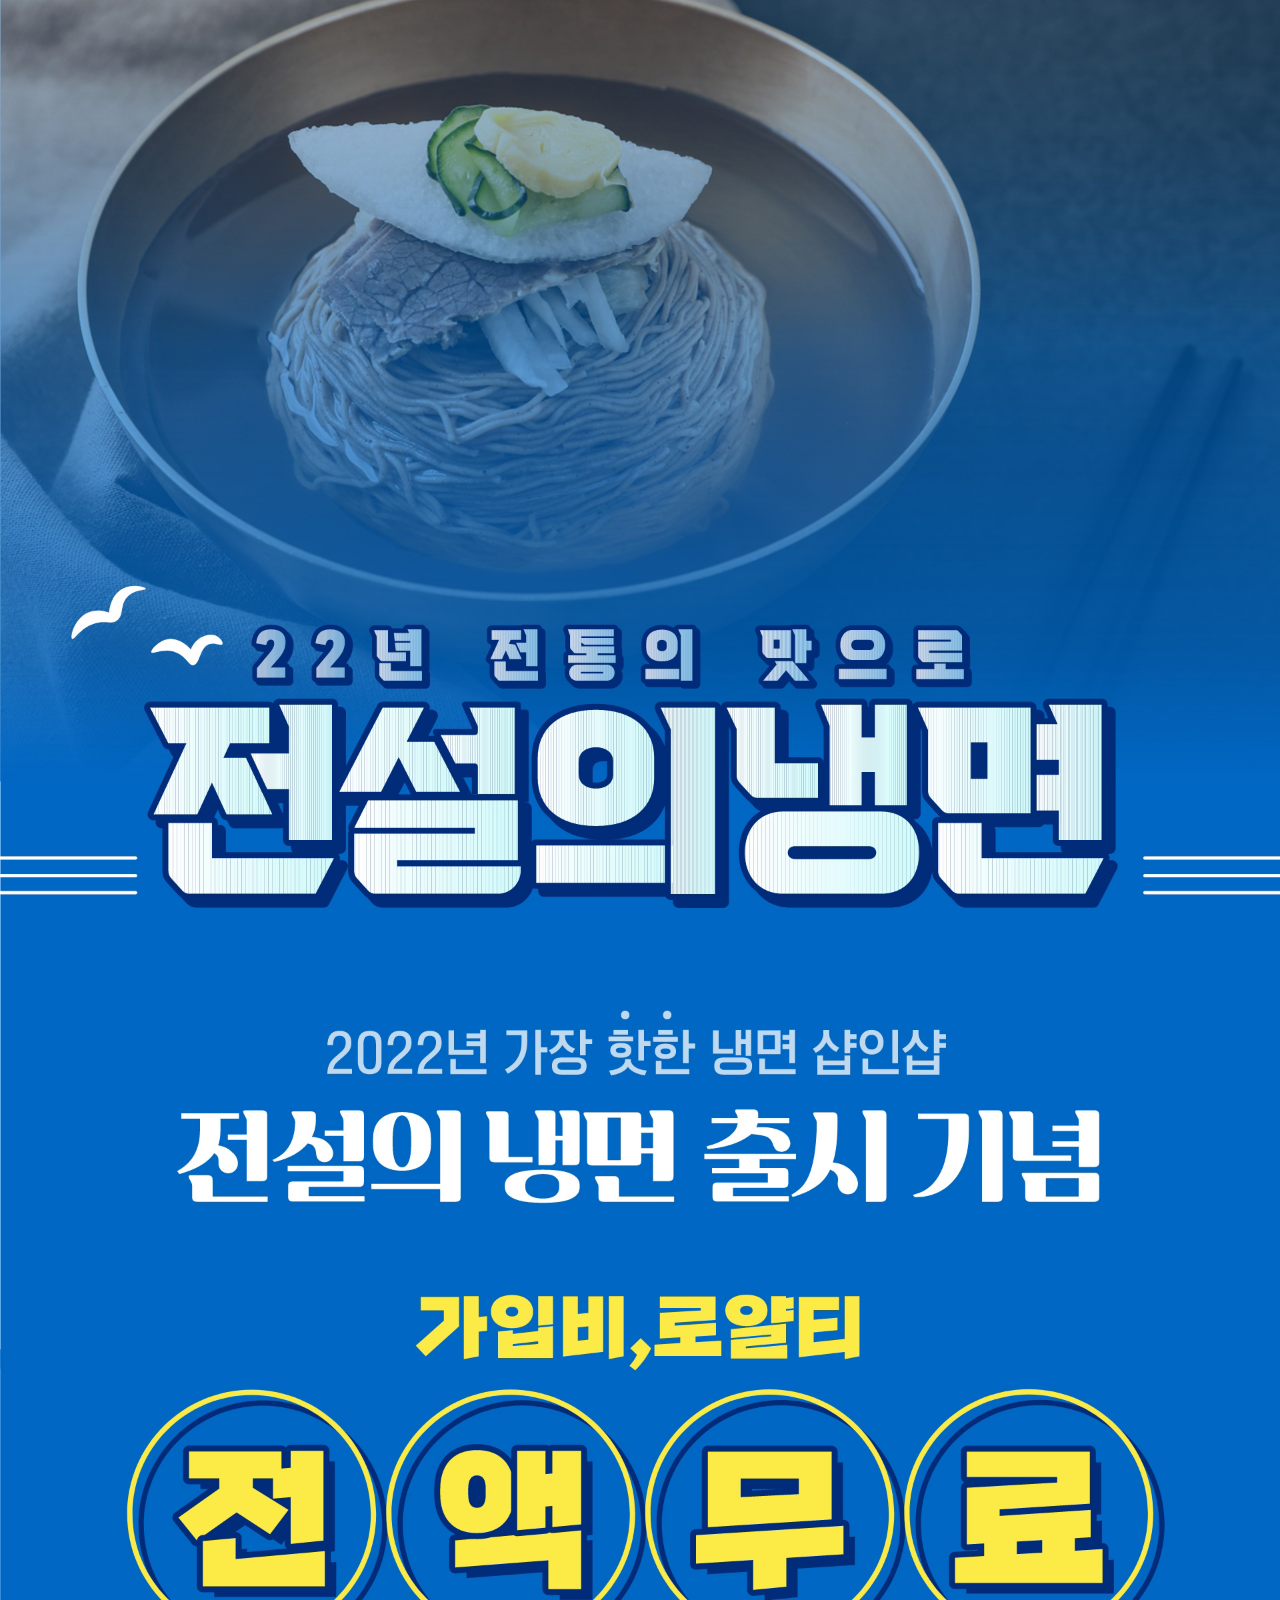
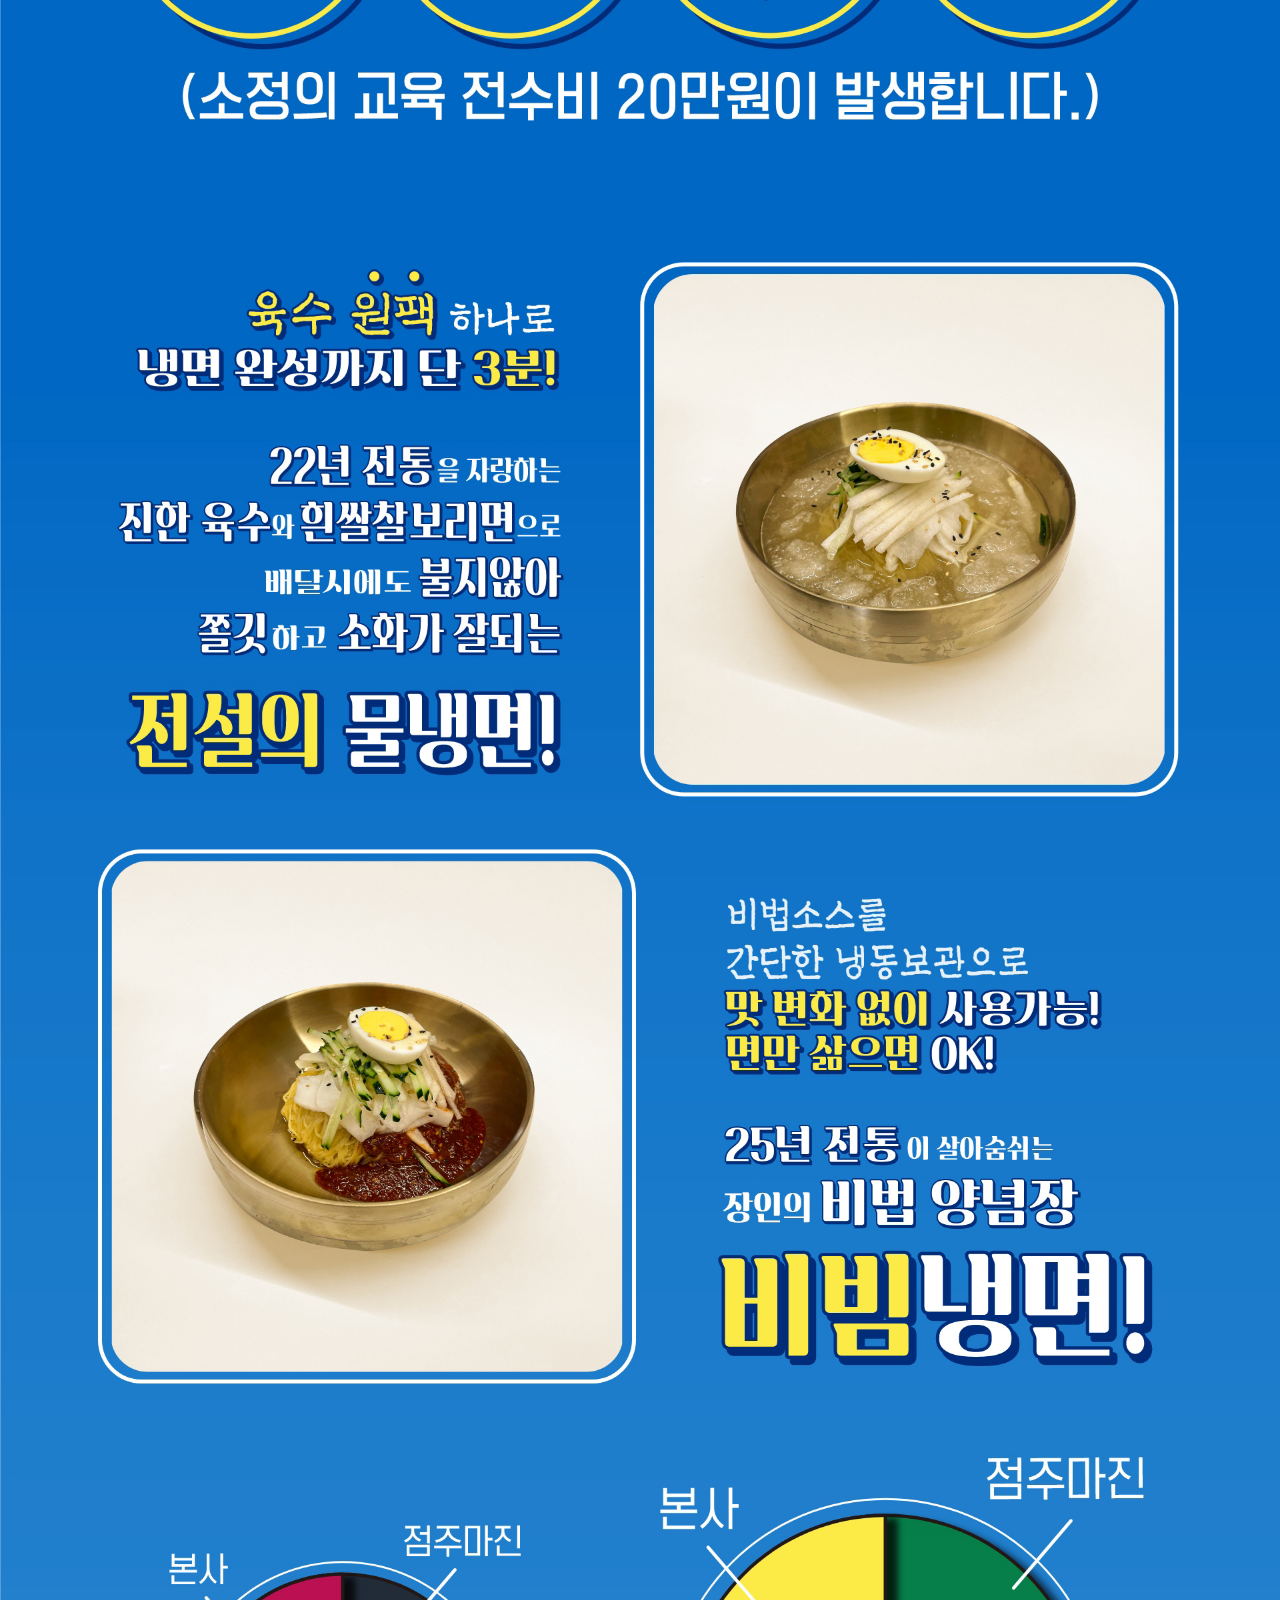
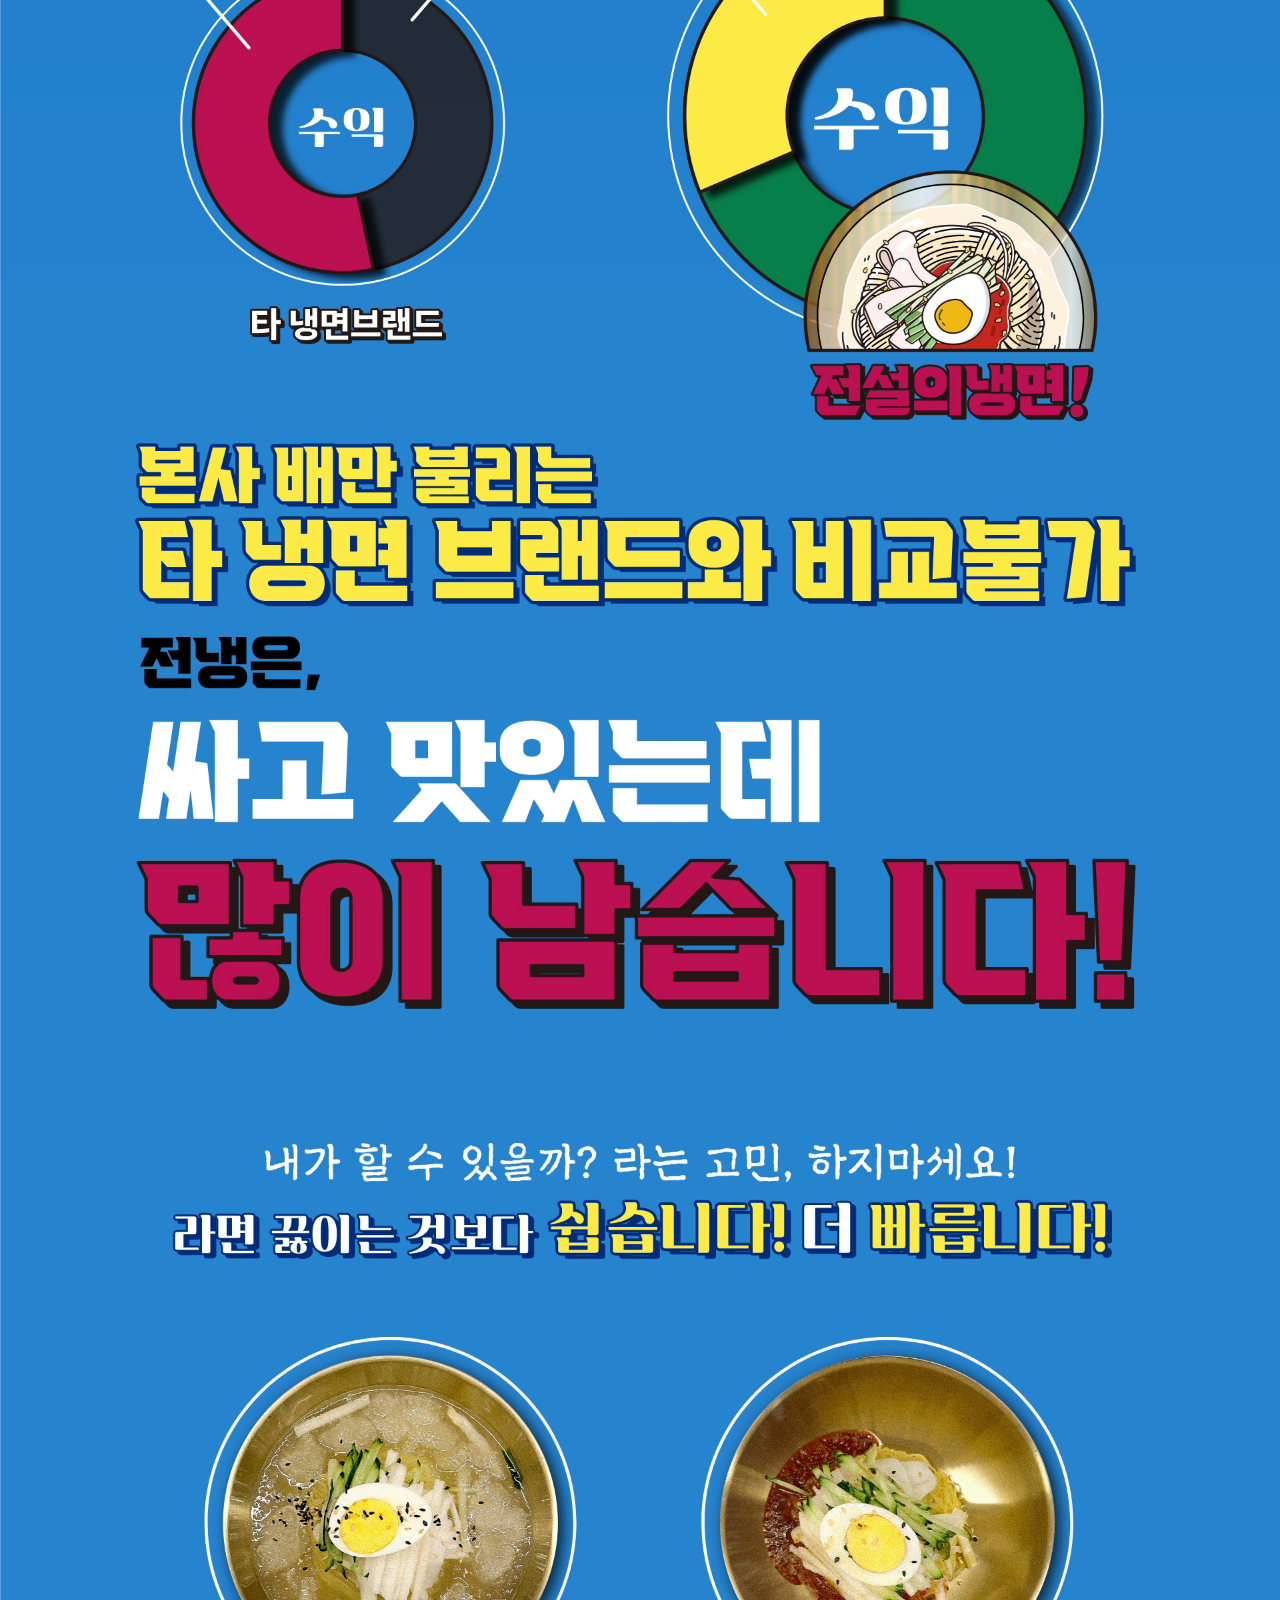
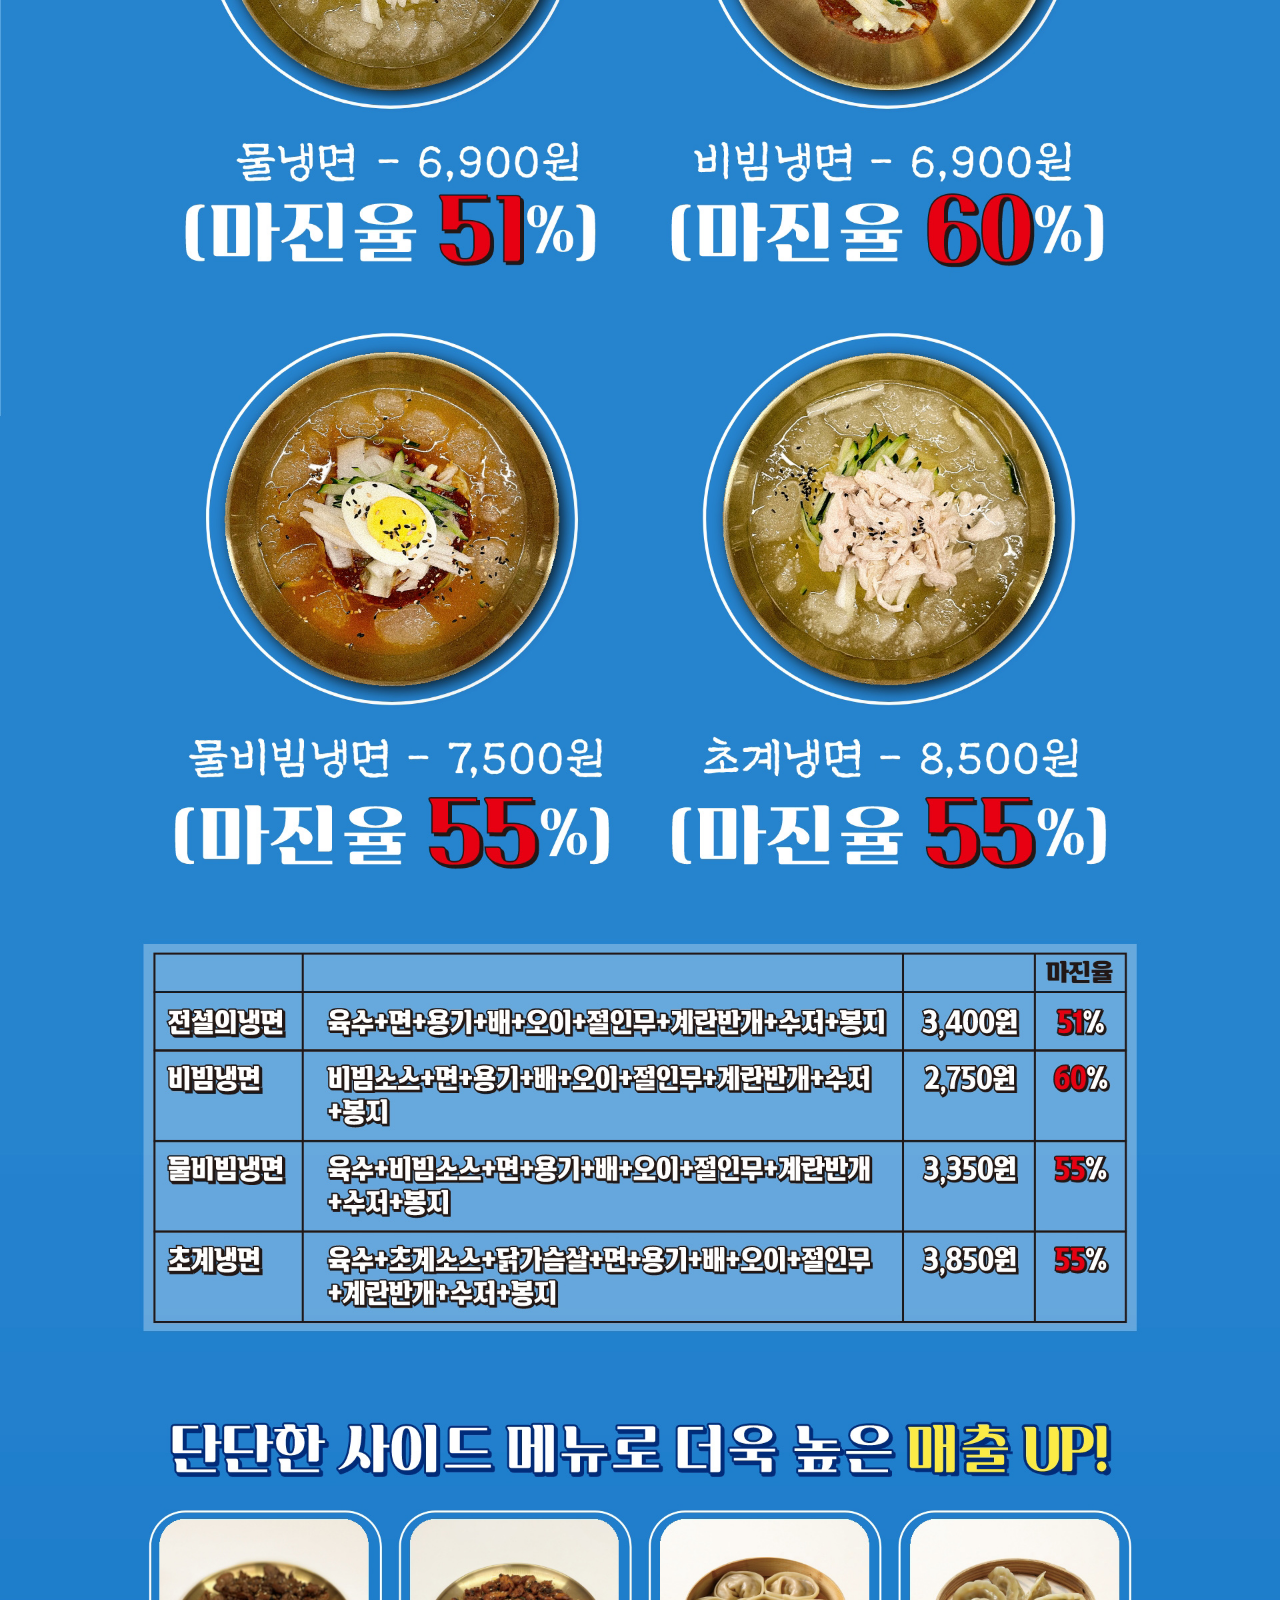
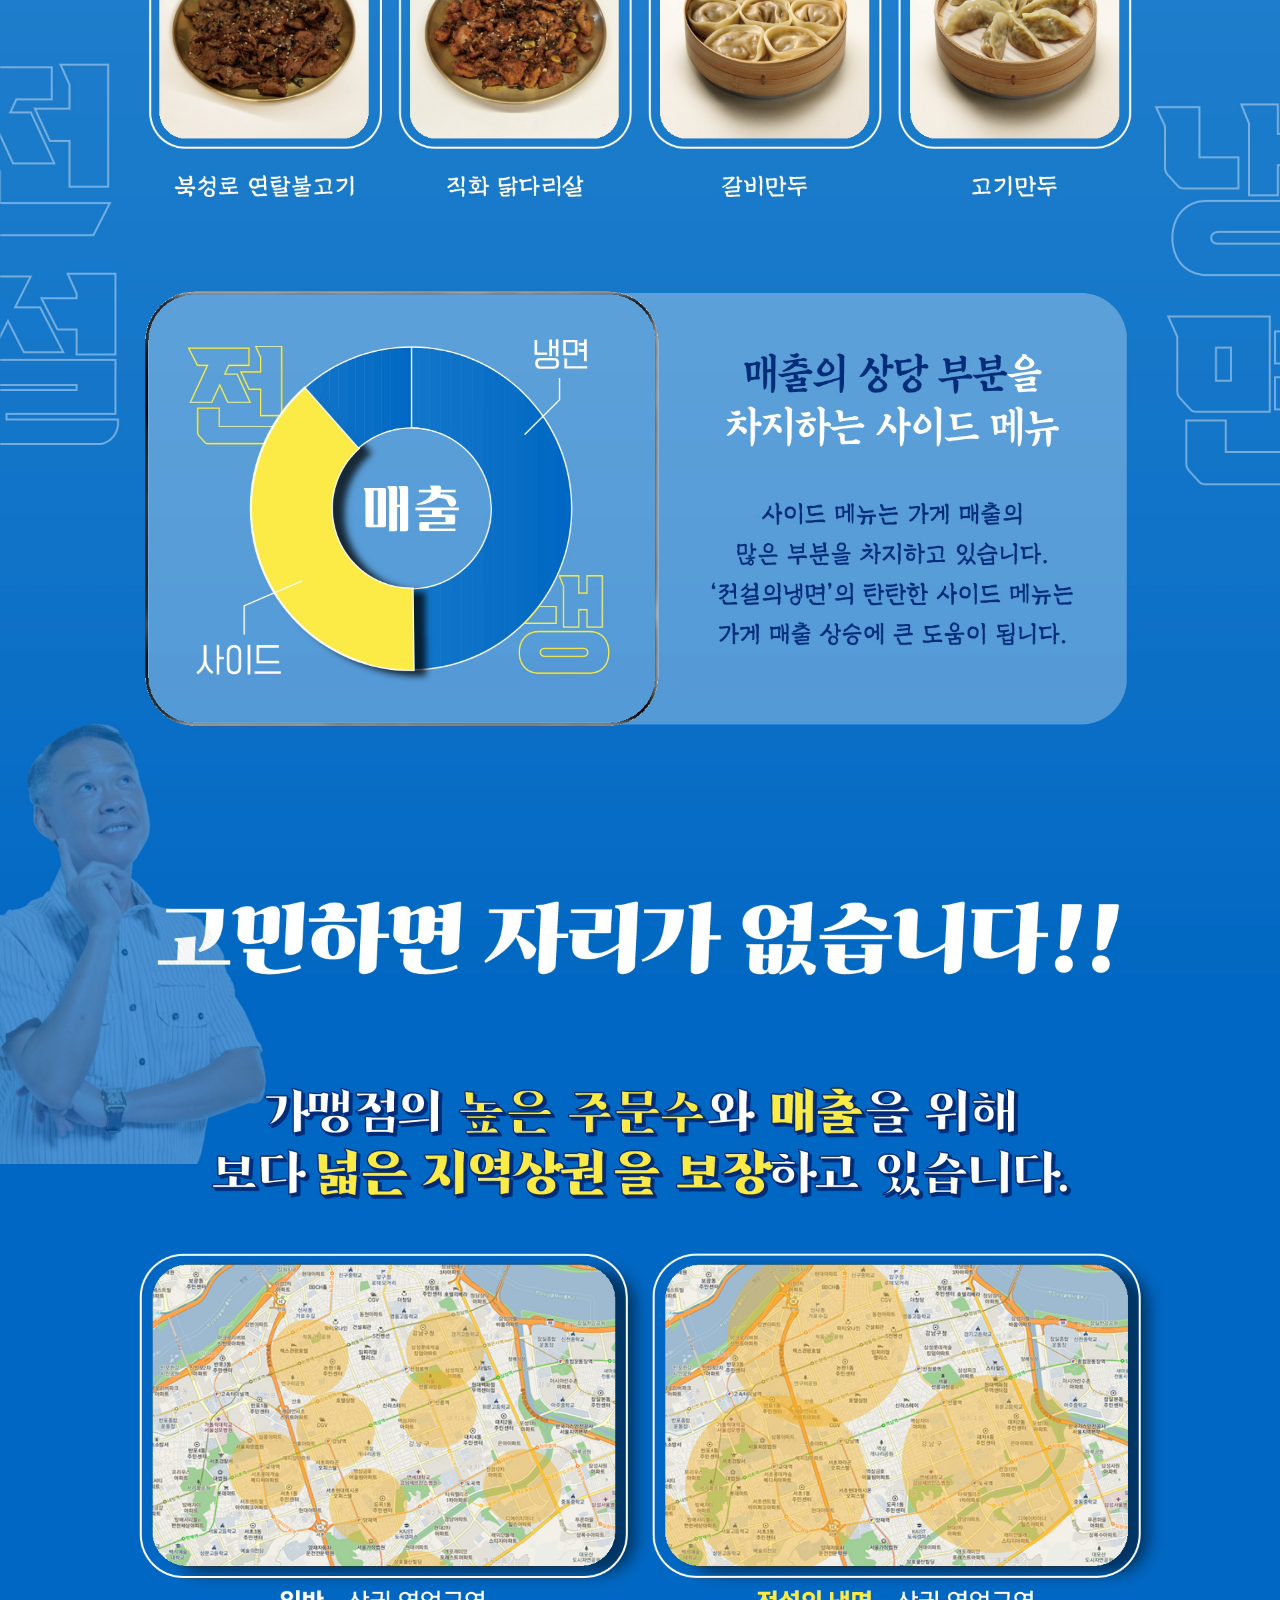
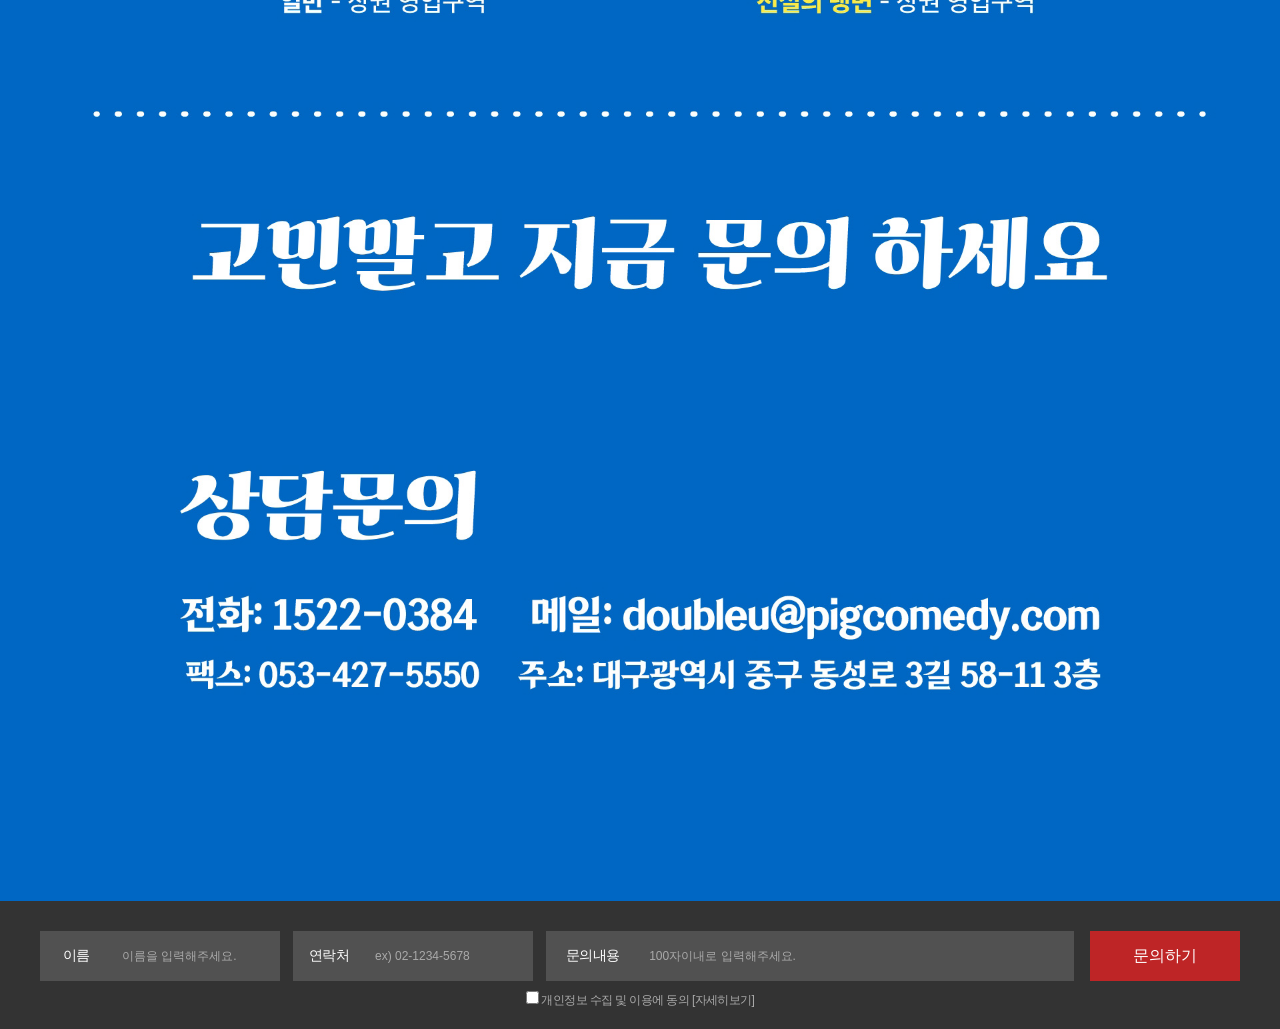
<file: index.html>
<!DOCTYPE html>
<html lang="ko">
<head>
    <meta http-equiv="X-UA-Compatible" content="IE=edge" />
    <meta charset="UTF-8">
    <meta name="viewport" content="width=device-width, initial-scale=1.0"/>
    <meta http-equiv="Content-Type" content="text/html; charset=utf-8" />
    <meta name="viewport" content="width=device-width, initial-scale=1.0" />
    <meta http-equiv="X-UA-Compatible" content="IE=edge" />
    <title>전설의 냉면</title>
    <meta name="description" content="간편한 3분 조리, 완벽의 맛. 가입비가 없는 최고의 냉면 샵인샵,전설의냉면!">
    <meta property="og:type" content="website">
    <meta property="og:title" content="간편한 3분 조리, 완벽의 맛. 가입비가 없는 최고의 냉면 샵인샵,전설의냉면!">
    <meta property="og:description" content="간편한 3분 조리, 완벽의 맛. 가입비가 없는 최고의 냉면 샵인샵,전설의냉면!">
    <meta property="og:url" content="http://junnang.co.kr/">
    <meta property="og:image" content="./img/main_image01.jpg">
    <meta name="naver-site-verification" content="029bfe77e1dcc951736f1dd613283f662665d678" />    
    <link rel="stylesheet" type="text/css" href="./css/common.css" media="all" />
</head>
<body>
<!-- A: WRAP -->
<div class="wrap">
    <!-- layer popup 1
    <div id="pop1" class="layer_popup_w" >
        <div class="popup_image_inner">
            <a href="http://naver.me/51YFRPZo" target="_blank" class="popup_link">
                <img src="./img/popup01.jpg" alt="샘플신청 바로가기 Go" class="popup_img">
            </a>
            <div class="popup_footer">
                <span id="check" class="popup_btn_24">
                    <input type="checkbox" value="checkbox" name="chkbox" id="chkday1"/>
                    <label for="chkday1">오늘 하루동안 보지 않기</label>
                </span>
                <button type="button" id="close1" class="popup_btn_close">닫기</button>
            </div>
        </div>
    </div>
    -->

    <!-- layer popup 2
    <div id="pop2" class="layer_popup_w" >
        <div class="popup_image_inner">
            <div class="popup_link">
                <img src="./img/popup02.jpg" alt="대한민국No.1 막창! 가입없이 납품만도 가능합니다." class="popup_img">
            </div>
            <div class="popup_footer">
                <span id="check2" class="popup_btn_24">
                    <input type="checkbox" value="checkbox" name="chkbox" id="chkday2"/>
                    <label for="chkday2">오늘 하루동안 보지 않기</label>
                </span>
                <button type="button" id="close2" class="popup_btn_close">닫기</button>
            </div>
        </div>
    </div>
     -->

    <!-- layer popup 3
    <div id="pop3" class="layer_popup_w" >
        <div class="popup_image_inner">
            <div class="popup_link">
                <img src="./img/popup03.jpg" alt="원터치 주문 발주" class="popup_img">
            </div>
            <div class="popup_footer">
                <span id="check3" class="popup_btn_24">
                    <input type="checkbox" value="checkbox" name="chkbox" id="chkday3"/>
                    <label for="chkday3">오늘 하루동안 보지 않기</label>
                </span>
                <button type="button" id="close3" class="popup_btn_close">닫기</button>
            </div>
        </div>
    </div>
    -->

    <!-- layer popup 4
    <div id="pop4" class="layer_popup_w" >
        <div class="popup_image_inner">
            <div class="popup_link">
                <img src="./img/popup04.png" alt="원터치 주문 발주" class="popup_img">
            </div>
            <div class="popup_footer">
                <span id="check4" class="popup_btn_24">
                    <input type="checkbox" value="checkbox" name="chkbox" id="chkday4"/>
                    <label for="chkday4">오늘 하루동안 보지 않기</label>
                </span>
                <button type="button" id="close4" class="popup_btn_close">닫기</button>
            </div>
        </div>
    </div>
    -->


    <!--//end: layer popup -->
    <div class="content_w_main">
        <div class="content_section01">
            <img src="./img/main_image01.jpg" alt="전설의냉면1">
            <div class="hide">
                <h1>전설의냉면</h1>
                <p>
                    22년 전통의 맛으로 전설의 냉면<br/>
                    2022년 가장 핫한 냉면 샵인샵,<br/>
                    전설의 냉면 출시 기념<br/>
                    가입비,로얄티 전액무료 <br/>
                    소정의 교육 전수비 20만원이 발생합니다.
                </p>
            </div>
        </div>
        <div class="content_section02">
            <img src="./img/main_image02.jpg" alt="전설의냉면2">
            <div class="hide">육수원팩 하나로,냉면 완성까지 단3분!</div>
        </div>
        <div class="content_section03">
            <img src="./img/main_image03.jpg" alt="전설의냉면3">
        </div>
        <div class="content_section04">
            <img src="./img/main_image04.jpg" alt="전설의냉면4">
        </div>

        <!-- 문의하기 -->
        <div class="content_section_qna" id="quickBtnQna">
            <div id="footer_online">
                <div class="inner">
                    <div class="inquiry_wrap">
                        <div class="online_area">
                            <form name="on_form_daona" id="wr_form" enctype="multipart/form-data" target="bnk_ifr_aa">
                                <input type="hidden" name="bo_table" class="bo_table" value="quick_inquiry">
                                <input type="hidden" name="w" value="">
                                <input type="hidden" value="html1" name="html">
                                <input type="hidden" value="상담접수" name="ca_name">
                                <div class="online_info">
                                    <dl class="wn">
                                        <dt>이름</dt>
                                        <dd><input type="text" name="wr_name" id="wr_name" placeholder="이름을 입력해주세요." required=""></dd>
                                    </dl>
                                    <dl class="wn">
                                        <dt>연락처</dt>
                                        <dd><input type="text" name="wr_1" id="wr_hp" placeholder="ex) 02-1234-5678" required=""></dd>
                                    </dl>
                                    <dl style="display:none;">
                                        <dt>상담지역</dt>
                                        <dd><input type="hidden" name="wr_2_su" value="상담지역">
                                            <select name="wr_2" id="wr_area">
                                                <option value="">선택하세요</option>
                                                <option value="서울특별시">서울특별시</option>
                                                <option value="인천광역시">인천광역시</option>
                                                <option value="대전광역시">대전광역시</option>
                                                <option value="대구광역시">대구광역시</option>
                                                <option value="부산광역시">부산광역시</option>
                                                <option value="광주광역시">광주광역시</option>
                                                <option value="울산광역시">울산광역시</option>
                                                <option value="세종자치시">세종자치시</option>
                                                <option value="경기도">경기도</option>
                                                <option value="강원도">강원도</option>
                                                <option value="충청북도">충청북도</option>
                                                <option value="충청남도">충청남도</option>
                                                <option value="경상북도">경상북도</option>
                                                <option value="경상남도">경상남도</option>
                                                <option value="전라북도">전라북도</option>
                                                <option value="전라남도">전라남도</option>
                                                <option value="제주특별자치도">제주특별자치도</option>
                                            </select></dd>
                                    </dl>
                                    <dl style="display:none;">
                                        <dt>제목</dt>
                                        <dd><input type="text" name="wr_subject" id="wr_subject" placeholder="제목을 입력해주세요." required="" value="빠른 상담"></dd>
                                    </dl>
                                    <dl>
                                        <dt>문의내용</dt>
                                        <dd><input type="text" name="wr_content" id="wr_content" placeholder="100자이내로 입력해주세요." required=""></dd>
                                    </dl>
                                    <div style="float:left; width:100%; text-align:center; margin-top:5px; color:#aaa;">
                                        <input type="checkbox" required="" id="wr_personal_check">&nbsp;<label>개인정보 수집 및 이용에 동의</label>
                                        <a href="personalPolicy.html" style="color:#aaa;" target="_blank"> [자세히보기]</a>
                                    </div>
                                    <div style="clear:both;"></div>
                                    <input type="hidden" name="sms_send_type" value="1">
                                    <input type="submit" class="btn_online" value="문의하기" id="wr_btn_submit">
                                </div>
                            </form>
                        </div>
                    </div>
                </div>
            </div>
        </div>
        <!-- 플로팅 퀵메뉴
        <div class="quick_button_w">
            <div class="quick_btn_cont_menu">
                <a href="#quickBtnMenu" class="quick_btn_link">
                    <span class="quick_btn_icon">
                        <img src="./img/quick_btn_menu.png" alt="메뉴소개">
                    </span>
                </a>
            </div>
            <div class="quick_btn_cont_pay">
                <a href="#quickBtnPay" class="quick_btn_link">
                    <span class="quick_btn_icon">
                        <img src="./img/quick_btn_pay.png" alt="창업비용">
                    </span>
                </a>
            </div>
            <div class="quick_btn_cont_qna">
                <a href="#quickBtnQna" class="quick_btn_link">
                    <span class="quick_btn_icon">
                        <img src="./img/quick_btn_qna.png" alt="창업문의">
                    </span>
                </a>
            </div>
        </div>
        -->
    </div>
</div>
<!-- <script type="text/javascript" src="./js/jquery-1.12.4.min.js"></script> -->
<script src="https://code.jquery.com/jquery-3.6.0.min.js"
    integrity="sha256-/xUj+3OJU5yExlq6GSYGSHk7tPXikynS7ogEvDej/m4=" crossorigin="anonymous"></script>
<script type="text/javascript" src="./js/ui.js"></script>
<script type="text/javascript" src="./js/main.js"></script>
</body>
</html>
</file>
<file: css/common.css>
@charset "utf-8";

html, body {width:100%;.overflow-x:auto;}
html {overflow:auto;}
body {font-size:12px; line-height:normal; letter-spacing:-0.6px; font-family:'돋움', 'Dotum','Arial','Tahoma','AppleGothic','sans-serif'; background-color:#fff;}
iframe {display:block;}

/* common */
body, div, dl, dt, dd, ul, ol, li, h1, h2, h3, h4, h5, h6, pre, code, form, fieldset, legend, input, textarea, p, blockquote, th, td {margin:0; padding:0}
table {border-collapse:collapse; border-spacing:0; empty-cells:show; table-layout:fixed;}
caption, th {text-align:left;}
li {list-style:none;}
fieldset {margin:0; padding:0; border:0; background:none;}
legend, caption {position:absolute; top:-99999px; left:-99999px;.display:none;}
label {cursor:text;}
input:checked[type="checkbox"] {-webkit-appearance:checkbox; background-color:#fff;}
input[type="button"], input[type="text"], input[type="image"] {-webkit-appearance:none;-webkit-border-radius:0;}
input, textarea, select {font-family:inherit; font-size:inherit; font-weight:inherit;}
textarea, input {outline-color:-moz-use-text-color; outline-style:none; outline-width:medium;}
input:-webkit-autofill {-webkit-box-shadow: 0 0 0 1000px white inset; background:#fff !important;}
textarea {resize:none;-webkit-appearance:none; -webkit-border-radius:0;}
address, caption, cite, code, dfn, em, strong, th, var {font-style:normal; font-weight:normal;}
abbr, acronym {border:0; font-variant:normal;}
strong {font-weight:bold;}
img {border:0;}
em, i {font-style:normal;}
a {color:#3a3a3a; text-decoration:none; cursor:pointer;}
a:hover,a:focus {text-decoration:underline;}
.hide {z-index:-1; position:absolute; top:-999999em; left:-999999em; display:inline-block;.display:none; width:1px; height:1px; font-size:1px; line-height:1px;}
button {margin:0; padding:0; border:none;background-color:transparent;font-family: 'Noto Sans KR', sans-serif;}
button::-moz-focus-inner {padding:0; border:0;}
::-ms-clear {display:none;}
input.check, input.radio {position:relative; vertical-align:middle;}
input.check {top:-1px}
label.label {position:absolute;}

.wrap {background-color:#fff;}
/* main: content */
[class^="content_section0"] {display:block; text-align:center; /*padding:0 8.9%;*/ max-width:1280px; margin:0 auto;}
    [class^="content_section0"]>img {display:block; width:100%; max-width:100%;}

/* fixed quick button */
.quick_button_w {position:fixed; right:70px; bottom:/*130*/20px; z-index:3; }
    [class^="quick_btn_cont_"] {position:relative; width:8.9vw; min-width:50px; max-width:183px;}
        .quick_btn_link {display:block; margin-top:20px; }
            .quick_btn_icon {display:block; width:100%; height:100%; }
                .quick_btn_icon img {display:block; width:100%;}

/* 문의하기 영역 */
#footer_online {width:100%; padding:30px 0; background:#333; padding-bottom:20px;}
#footer_online:after {content: ""; display:block; clear:both;}
#footer_online [class~=inner] {width: 100%; height: 100%; min-width: 320px; max-width: 1200px; margin: 0 auto; text-align: center;}
#footer_online [class~=inquiry_wrap] {width: 100%;}
#footer_online [class~=inquiry_wrap] [class~=online_area] {width: 100%; position: relative;}
#footer_online [class~=inquiry_wrap] [class~=online_area]:after {content: ""; display: block; clear: both;}
#footer_online [class~=inquiry_wrap] [class~=online_area] [class~=online_info] {float: left; width: 100%;}
#footer_online [class~=inquiry_wrap] [class~=online_info] dl {display: table; float: left; width: 44%; height: 50px; margin-bottom: 5px; margin-right: 13px;}
#footer_online [class~=inquiry_wrap] [class~=online_info] dl[class~=wn] {width: 20%;}
#footer_online [class~=inquiry_wrap] [class~=online_info] dl:last-child {margin-right:0;}
#footer_online [class~=inquiry_wrap] [class~=online_info] dl dt {display: table-cell; vertical-align: middle; background-color: rgba(255, 255, 255, 0.15);}
#footer_online [class~=inquiry_wrap] [class~=online_info] dl dd {display: table-cell;vertical-align: middle;background-color: rgba(255, 255, 255, 0.15);}
#footer_online [class~=inquiry_wrap] [class~=online_info] dl dt {width: 15%; text-align: center; font-size: 1.2em; letter-spacing: -0.5px; color: #fff;}
#footer_online [class~=inquiry_wrap] [class~=online_info] dl[class~=wn] dt {width: 30%;}
#footer_online [class~=inquiry_wrap] [class~=online_info] dl dd {text-align: left; width: 70%;}
#footer_online [class~=inquiry_wrap] [class~=online_info] dl dd input { width: 100%; height: 50px; text-indent: 10px; background-color: transparent; border: 0; color: #fff;}
#footer_online [class~=inquiry_wrap] [class~=online_info] dl dd select {width: 95%; height: 50px; text-indent: 10px; background-color: #484848; border: 0; color: #fff;}
#footer_online [class~=inquiry_wrap] [class~=online_memo] {display: table;width: 100%; height: 150px; padding: 20px 20px 20px 0;background-color: rgba(255, 255, 255, 0.1);}
#footer_online [class~=inquiry_wrap] [class~=online_memo] [class~=online_tit] {display: table-cell; vertical-align: middle;width: 25%; color: #000; font-size: 1.2em; letter-spacing: -0.5px; text-align: center;}
#footer_online [class~=inquiry_wrap] [class~=online_memo] textarea {border: 0; width: 100%; height: 100%; color: rgba(255, 255, 255, 0.9); padding: 15px; background-color: transparent; border: 1px solid rgba(255,255,255,.5); resize: none;}
#footer_online [class~=btn_online] {position:absolute; right:0; top: 0; display: block; width: 150px; font-size: 16px; line-height: 50px; height: 50px; color: #fff; text-align: center; background-color: #be2526; transition: 0.5s all ease; border: 0px;}
#footer_online [class~=btn_online]:hover { color: #000; background-color: #fff; transition: 0.5s all ease;}
#footer_online [class~=inquiry_wrap] [class~=online_info] dl dd input::placeholder {color: #aaa; opacity:1;}
#footer_online [class~=inquiry_wrap] [class~=online_info] dl dd input:-ms-input-placeholder {color:#aaa;}
#footer_online [class~=inquiry_wrap] [class~=online_info] dl dd input::-ms-input-placeholder {color:#aaa;}
/* 약관동의 */
.content_w_policy {font-family:'Malgun Gothic','맑은 고딕',helvetica,'Apple SD Gothic Neo';}
    .content_w_policy .content_section01 {text-align:left; padding:5rem 1rem; }
    .policy_title{display: block; text-align: center; font-size:3em; font-weight:700; color:#d70029; letter-spacing:-0.1em;}
    .stitle {display:block; text-align:center; line-height:1.4em; margin:10px 0 50px 0; text-align:center; color:#c53528; font-size:1.5em; color:#333; font-weight:700; letter-spacing:-0.08em;}

/* 레이어팝업 */
#pop1 {z-index:10; top:10px;}
#pop2 {z-index:9; top:30px;}
#pop3 {z-index:8; margin-left:-200px; top:20px;}
#pop4 {z-index:7; margin-left:-400px; top:50px;}
#pop5 {z-index:6;}

.layer_popup_w {position:absolute; left:50%; top:10px; z-index:999; margin-left:-600px; border:1px solid #e9e9e9; background-color:#fff;}
    .popup_image_inner {display:block;}
        .popup_link {display:block;}
            .popup_img {display:block; max-width:100%;}
        .popup_footer {display:block; position:relative; width:100%; height:42px; line-height:42px; background-color:#000;}
            [class^="popup_btn_"] {color:#fff; font-size:14px; font-family:'Noto Sans KR', sans-serif; font-weight:700; letter-spacing:-0.02em; cursor:pointer;}
            .popup_btn_24 {padding:10px; text-align:left; }
            .popup_btn_close {padding:10px; position:absolute; right:0; bottom:0; background-color:#393939;}
                .popup_btn_24 label {display:inline-block; height:100%; padding:0 5px;}


@media screen and (max-width: 1465px) {
    .quick_button_w {right:0;}
}

@media screen and (max-width: 768px) {
    .quick_btn_link {margin-top:10px;}
    #footer_online [class~=inquiry_wrap] [class~=online_area] {width:90%; margin:0 auto;}
    #footer_online [class~=inquiry_wrap] [class~=online_info] dl {width:100%;}
    #footer_online [class~=inquiry_wrap] [class~=online_info] dl[class~=wn] {width:100%}
    #footer_online [class~=inquiry_wrap] [class~=online_info] dl[class~=wn] dt {width:20%}
    #footer_online [class~=inquiry_wrap] [class~=online_info] dl dt {width:20%;}
    #footer_online [class~=btn_online] {clear:both; position: relative; margin: 0 auto; margin-top: 20px;}
    /* 약관동의 */
    .content_w_policy .content_section01 {padding:2rem 1rem;}
        .stitle {margin-bottom:20px; font-size:1.1em;}
    /* 팝업 */
    .layer_popup_w {left:0 !important; margin-left:0 !important;}
}
@media screen and (max-width: 480px) {
   .policy_title {font-size:2em;}

}
</file>
